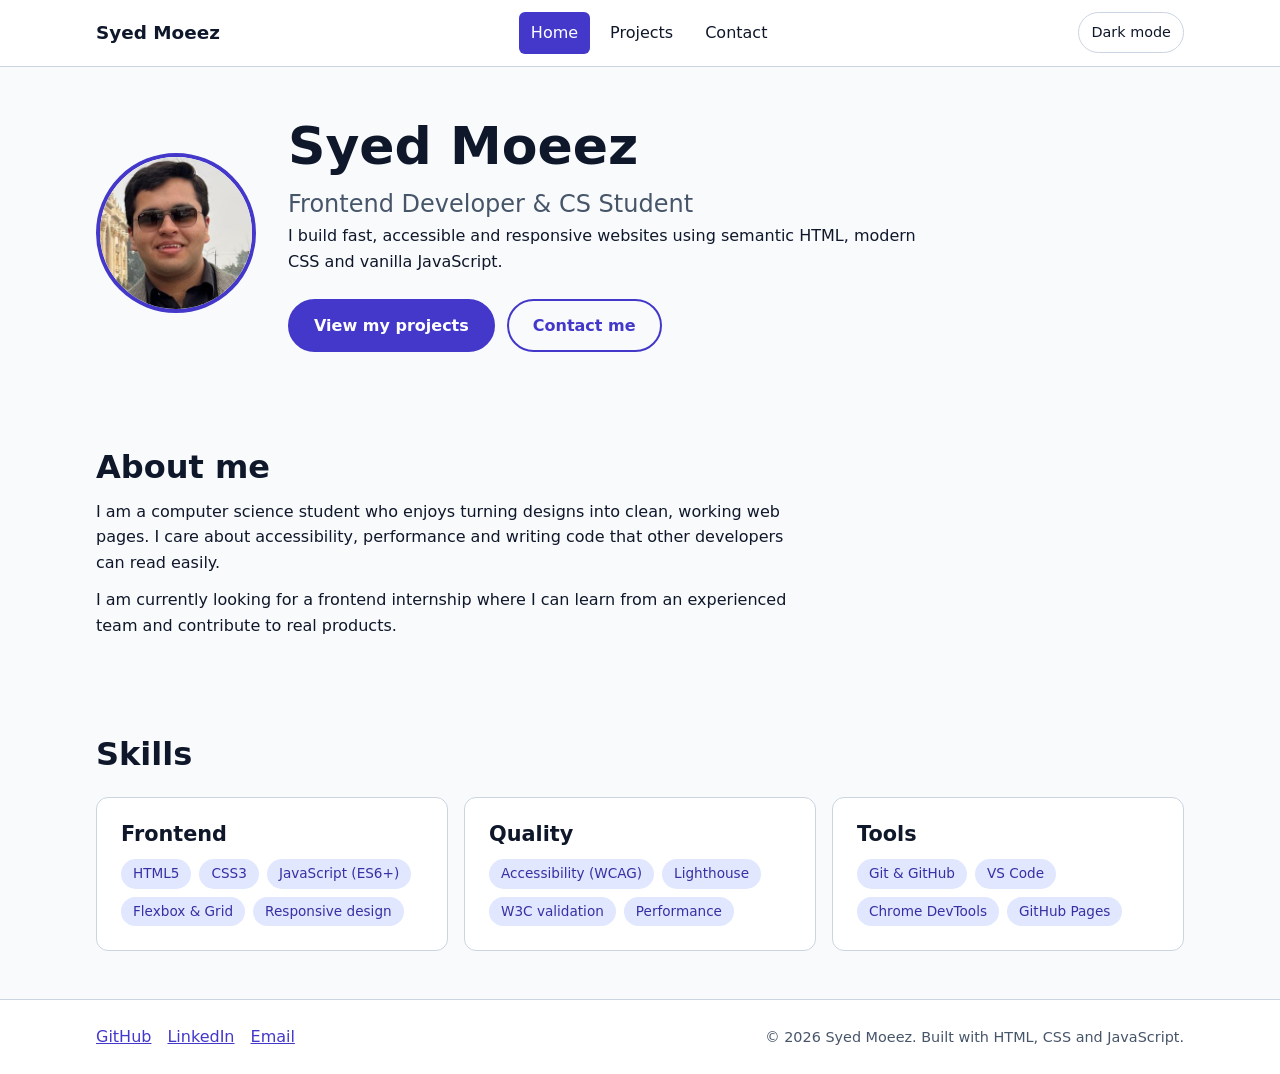
<file: index.html>
<!DOCTYPE html>
<html lang="en">
<head>
  <meta charset="UTF-8">
  <meta name="viewport" content="width=device-width, initial-scale=1">
  <title>Syed Moeez | Frontend Developer Portfolio</title>
  <meta name="description" content="Portfolio of Syed Moeez, a frontend developer who builds fast, accessible and responsive websites with HTML, CSS and JavaScript.">
  <link rel="stylesheet" href="css/style.css">
  <script src="js/theme.js"></script>
</head>
<body>
  <a class="skip-link" href="#main">Skip to main content</a>

  <header class="site-header">
    <nav class="container nav-bar" aria-label="Main">
      <a class="brand" href="index.html">Syed Moeez</a>
      <ul class="nav-links">
        <li><a href="index.html" aria-current="page">Home</a></li>
        <li><a href="projects.html">Projects</a></li>
        <li><a href="contact.html">Contact</a></li>
      </ul>
      <button class="theme-toggle" type="button" aria-pressed="false">Dark mode</button>
    </nav>
  </header>

  <main id="main">
    <section class="hero" aria-labelledby="hero-title">
      <div class="container hero-inner">
        <img class="hero-avatar" src="images/profile.jpg" width="160" height="160"
             alt="Photo of Syed Moeez smiling, wearing sunglasses and a blazer">
        <div class="hero-text">
          <h1 id="hero-title">Syed Moeez</h1>
          <p class="hero-role">Frontend Developer &amp; CS Student</p>
          <p>I build fast, accessible and responsive websites using semantic HTML, modern CSS and vanilla JavaScript.</p>
          <div class="hero-actions">
            <a class="btn" href="projects.html">View my projects</a>
            <a class="btn btn-outline" href="contact.html">Contact me</a>
          </div>
        </div>
      </div>
    </section>

    <section class="section about" aria-labelledby="about-title">
      <div class="container">
        <h2 id="about-title">About me</h2>
        <p>I am a computer science student who enjoys turning designs into clean, working web pages. I care about accessibility, performance and writing code that other developers can read easily.</p>
        <p>I am currently looking for a frontend internship where I can learn from an experienced team and contribute to real products.</p>
      </div>
    </section>

    <section class="section skills" aria-labelledby="skills-title">
      <div class="container">
        <h2 id="skills-title">Skills</h2>
        <div class="skills-grid">
          <article class="skill-group">
            <h3>Frontend</h3>
            <ul class="tag-list">
              <li class="tag">HTML5</li>
              <li class="tag">CSS3</li>
              <li class="tag">JavaScript (ES6+)</li>
              <li class="tag">Flexbox &amp; Grid</li>
              <li class="tag">Responsive design</li>
            </ul>
          </article>
          <article class="skill-group">
            <h3>Quality</h3>
            <ul class="tag-list">
              <li class="tag">Accessibility (WCAG)</li>
              <li class="tag">Lighthouse</li>
              <li class="tag">W3C validation</li>
              <li class="tag">Performance</li>
            </ul>
          </article>
          <article class="skill-group">
            <h3>Tools</h3>
            <ul class="tag-list">
              <li class="tag">Git &amp; GitHub</li>
              <li class="tag">VS Code</li>
              <li class="tag">Chrome DevTools</li>
              <li class="tag">GitHub Pages</li>
            </ul>
          </article>
        </div>
      </div>
    </section>
  </main>

  <footer class="site-footer">
    <div class="container footer-inner">
      <ul class="footer-links">
        <li><a href="https://github.com/SMG253">GitHub</a></li>
        <li><a href="https://www.linkedin.com/in/moeez-shah-099947407/">LinkedIn</a></li>
        <li><a href="mailto:smoeez23@gmail.com">Email</a></li>
      </ul>
      <p>&copy; 2026 Syed Moeez. Built with HTML, CSS and JavaScript.</p>
    </div>
  </footer>
</body>
</html>
</file>
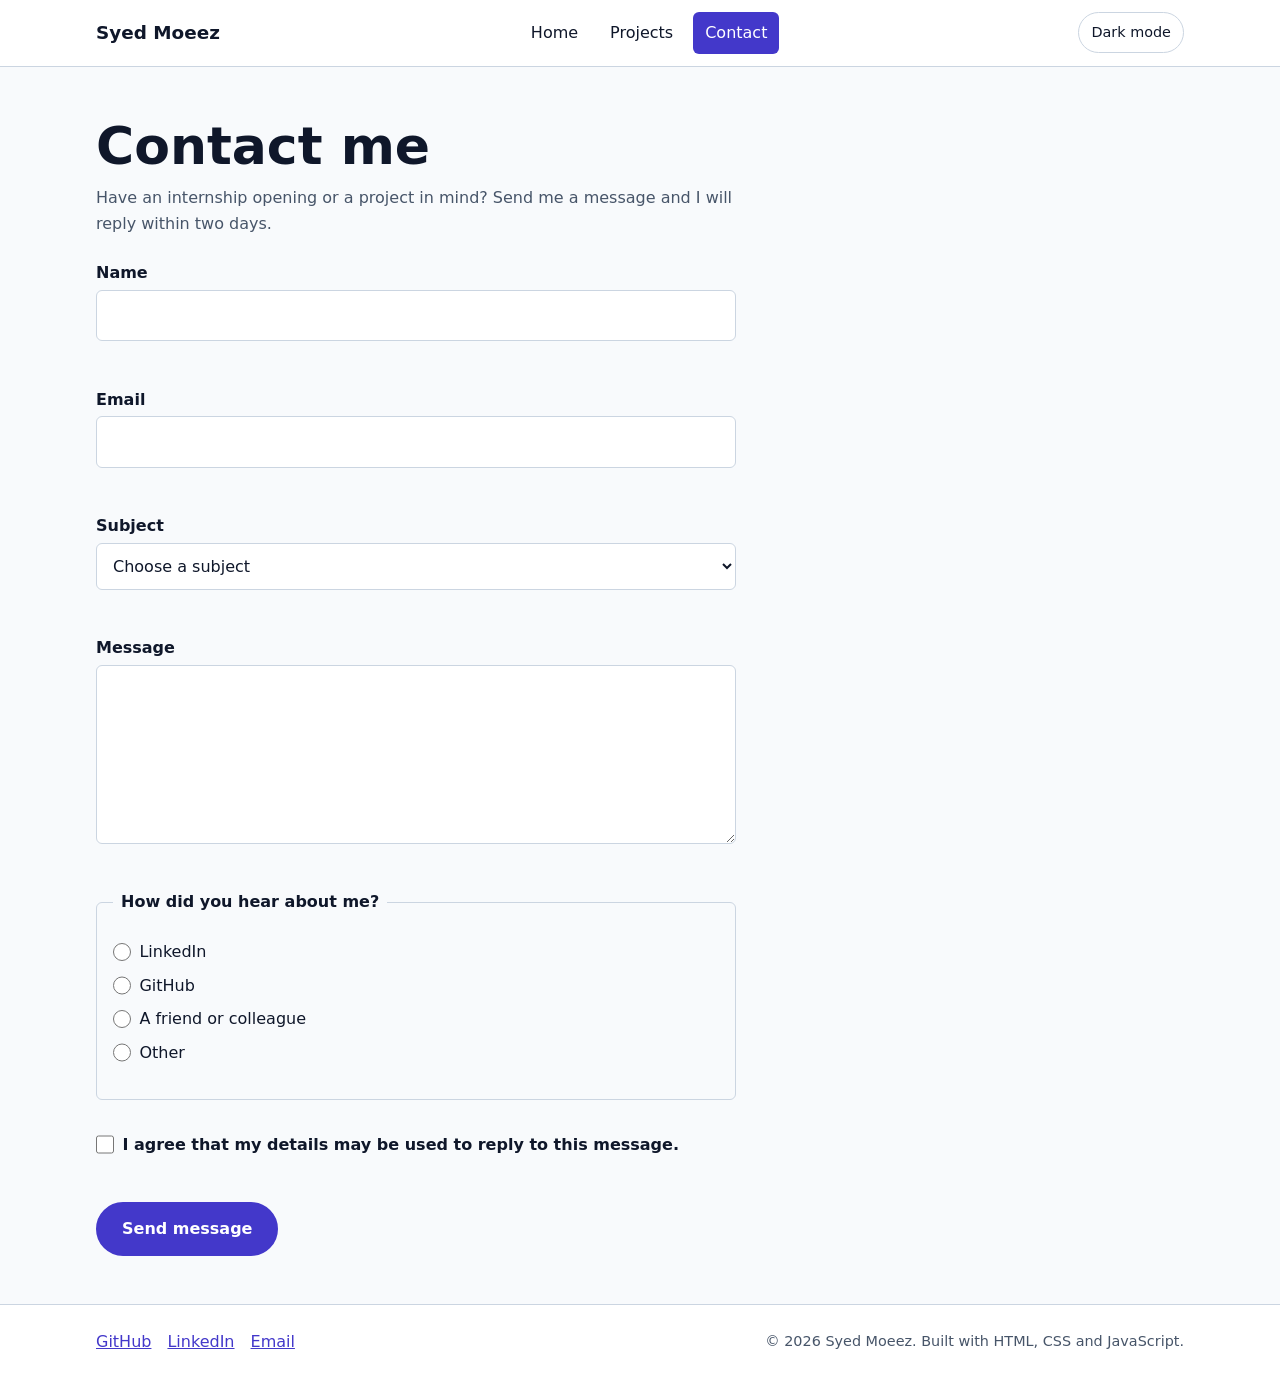
<file: contact.html>
<!DOCTYPE html>
<html lang="en">
<head>
  <meta charset="UTF-8">
  <meta name="viewport" content="width=device-width, initial-scale=1">
  <title>Contact | Syed Moeez</title>
  <meta name="description" content="Get in touch with Syed Moeez about frontend internships, freelance work or collaboration.">
  <link rel="stylesheet" href="css/style.css">
  <script src="js/theme.js"></script>
  <script src="js/contact.js" defer></script>
</head>
<body>
  <a class="skip-link" href="#main">Skip to main content</a>

  <header class="site-header">
    <nav class="container nav-bar" aria-label="Main">
      <a class="brand" href="index.html">Syed Moeez</a>
      <ul class="nav-links">
        <li><a href="index.html">Home</a></li>
        <li><a href="projects.html">Projects</a></li>
        <li><a href="contact.html" aria-current="page">Contact</a></li>
      </ul>
      <button class="theme-toggle" type="button" aria-pressed="false">Dark mode</button>
    </nav>
  </header>

  <main id="main">
    <section class="section" aria-labelledby="contact-title">
      <div class="container">
        <h1 id="contact-title">Contact me</h1>
        <p class="page-intro">Have an internship opening or a project in mind? Send me a message and I will reply within two days.</p>

        <form class="contact-form" id="contact-form" action="#" method="post">
          <div class="field">
            <label for="name">Name</label>
            <input type="text" id="name" name="name" required minlength="3" autocomplete="name"
                   aria-describedby="name-error">
            <p class="error-message" id="name-error"></p>
          </div>

          <div class="field">
            <label for="email">Email</label>
            <input type="email" id="email" name="email" required autocomplete="email"
                   aria-describedby="email-error">
            <p class="error-message" id="email-error"></p>
          </div>

          <div class="field">
            <label for="subject">Subject</label>
            <select id="subject" name="subject" required aria-describedby="subject-error">
              <option value="">Choose a subject</option>
              <option value="internship">Internship opportunity</option>
              <option value="freelance">Freelance project</option>
              <option value="collaboration">Collaboration</option>
              <option value="other">Other</option>
            </select>
            <p class="error-message" id="subject-error"></p>
          </div>

          <div class="field">
            <label for="message">Message</label>
            <textarea id="message" name="message" rows="6" required minlength="20"
                      aria-describedby="message-error"></textarea>
            <p class="error-message" id="message-error"></p>
          </div>

          <fieldset aria-describedby="source-error">
            <legend>How did you hear about me?</legend>
            <div class="choice">
              <input type="radio" id="source-linkedin" name="source" value="linkedin" required>
              <label for="source-linkedin">LinkedIn</label>
            </div>
            <div class="choice">
              <input type="radio" id="source-github" name="source" value="github">
              <label for="source-github">GitHub</label>
            </div>
            <div class="choice">
              <input type="radio" id="source-friend" name="source" value="friend">
              <label for="source-friend">A friend or colleague</label>
            </div>
            <div class="choice">
              <input type="radio" id="source-other" name="source" value="other">
              <label for="source-other">Other</label>
            </div>
            <p class="error-message" id="source-error"></p>
          </fieldset>

          <div class="field">
            <div class="choice">
              <input type="checkbox" id="consent" name="consent" required aria-describedby="consent-error">
              <label for="consent">I agree that my details may be used to reply to this message.</label>
            </div>
            <p class="error-message" id="consent-error"></p>
          </div>

          <div>
            <button class="btn" type="submit">Send message</button>
          </div>

          <p class="success-message" id="success-message" role="status"></p>
        </form>
      </div>
    </section>
  </main>

  <footer class="site-footer">
    <div class="container footer-inner">
      <ul class="footer-links">
        <li><a href="https://github.com/SMG253">GitHub</a></li>
        <li><a href="https://www.linkedin.com/in/moeez-shah-099947407/">LinkedIn</a></li>
        <li><a href="mailto:smoeez23@gmail.com">Email</a></li>
      </ul>
      <p>&copy; 2026 Syed Moeez. Built with HTML, CSS and JavaScript.</p>
    </div>
  </footer>
</body>
</html>
</file>
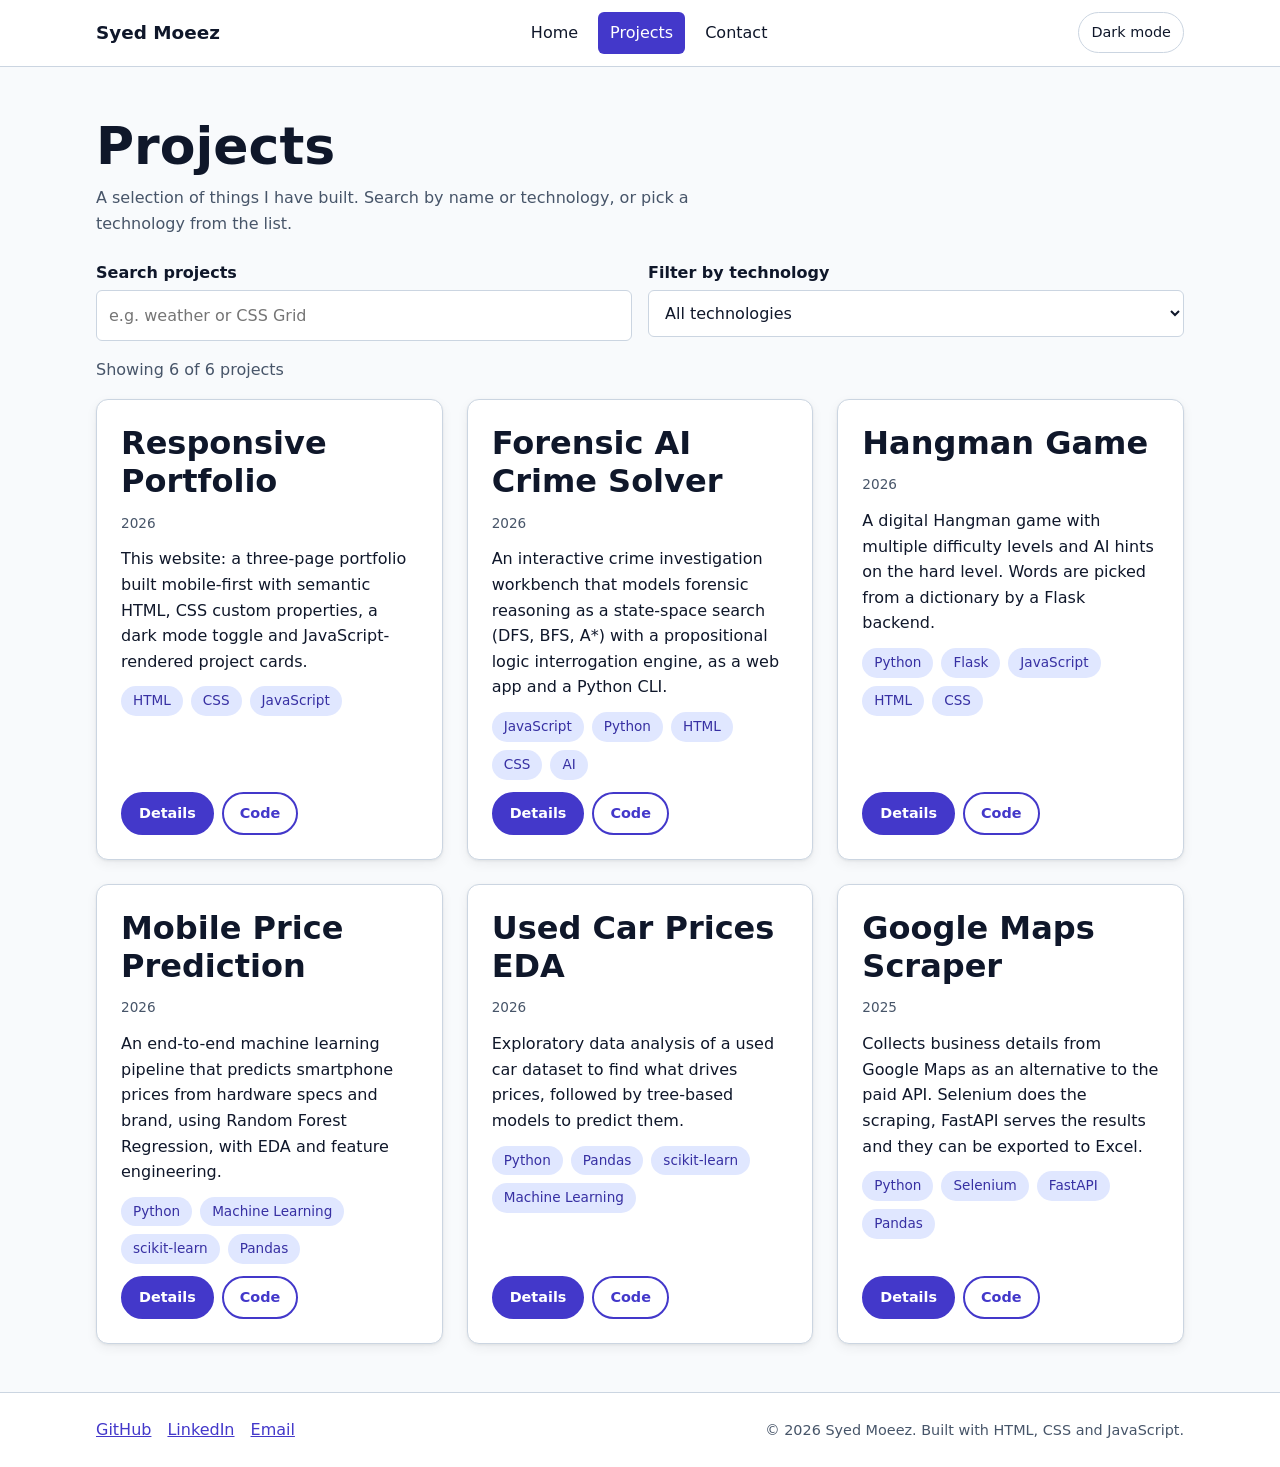
<file: projects.html>
<!DOCTYPE html>
<html lang="en">
<head>
  <meta charset="UTF-8">
  <meta name="viewport" content="width=device-width, initial-scale=1">
  <title>Projects | Syed Moeez</title>
  <meta name="description" content="Browse web development projects by Syed Moeez. Search by title or technology and filter by tech stack.">
  <link rel="stylesheet" href="css/style.css">
  <script src="js/theme.js"></script>
  <script src="js/projects.js" defer></script>
</head>
<body>
  <a class="skip-link" href="#main">Skip to main content</a>

  <header class="site-header">
    <nav class="container nav-bar" aria-label="Main">
      <a class="brand" href="index.html">Syed Moeez</a>
      <ul class="nav-links">
        <li><a href="index.html">Home</a></li>
        <li><a href="projects.html" aria-current="page">Projects</a></li>
        <li><a href="contact.html">Contact</a></li>
      </ul>
      <button class="theme-toggle" type="button" aria-pressed="false">Dark mode</button>
    </nav>
  </header>

  <main id="main">
    <section class="section" aria-labelledby="projects-title">
      <div class="container">
        <h1 id="projects-title">Projects</h1>
        <p class="page-intro">A selection of things I have built. Search by name or technology, or pick a technology from the list.</p>

        <form class="filters" role="search" id="filter-form">
          <div class="field">
            <label for="search">Search projects</label>
            <input type="search" id="search" name="search" placeholder="e.g. weather or CSS Grid" autocomplete="off">
          </div>
          <div class="field">
            <label for="tech-filter">Filter by technology</label>
            <select id="tech-filter" name="tech">
              <option value="all">All technologies</option>
              <!-- more options are added by projects.js -->
            </select>
          </div>
        </form>

        <p class="result-count" id="result-count" aria-live="polite"></p>

        <ul class="project-grid" id="project-grid"></ul>

        <p class="empty-state" id="empty-state" hidden>No projects found. Try another search or technology.</p>
      </div>
    </section>

    <!-- Project detail modal (filled by projects.js) -->
    <dialog class="project-dialog" id="project-dialog" aria-labelledby="dialog-title">
      <h2 id="dialog-title">Project</h2>
      <p class="project-year" id="dialog-year"></p>
      <p id="dialog-description"></p>
      <ul class="tag-list" id="dialog-tech"></ul>
      <div class="dialog-actions">
        <a class="btn" id="dialog-link" href="#" target="_blank" rel="noopener">View on GitHub</a>
        <button class="btn btn-outline" type="button" id="dialog-close">Close</button>
      </div>
    </dialog>
  </main>

  <footer class="site-footer">
    <div class="container footer-inner">
      <ul class="footer-links">
        <li><a href="https://github.com/SMG253">GitHub</a></li>
        <li><a href="https://www.linkedin.com/in/moeez-shah-099947407/">LinkedIn</a></li>
        <li><a href="mailto:smoeez23@gmail.com">Email</a></li>
      </ul>
      <p>&copy; 2026 Syed Moeez. Built with HTML, CSS and JavaScript.</p>
    </div>
  </footer>
</body>
</html>
</file>
<file: css/style.css>
/* =========================================================
   Portfolio stylesheet (shared by all pages)
   Mobile-first: base styles target phones, media queries
   add layout for wider screens (640px, 1024px).
   ========================================================= */

/* 1. Reset ------------------------------------------------ */
*,
*::before,
*::after {
  box-sizing: border-box;
}

* {
  margin: 0;
}

img,
svg {
  display: block;
  max-width: 100%;
  height: auto;
}

input,
button,
textarea,
select {
  font: inherit;
  color: inherit;
}

/* 2. Design tokens (custom properties) -------------------- */
:root {
  /* colours - light theme */
  --color-bg: #f8fafc;
  --color-surface: #ffffff;
  --color-text: #0f172a;
  --color-muted: #475569;
  --color-border: #cbd5e1;
  --color-primary: #4338ca;
  --color-primary-hover: #3730a3;
  --color-on-primary: #ffffff;
  --color-tag-bg: #e0e7ff;
  --color-tag-text: #3730a3;
  --color-error: #b91c1c;
  --color-success-bg: #dcfce7;
  --color-success-text: #166534;
  --color-focus: #f59e0b;
  --shadow: 0 1px 3px rgb(15 23 42 / 0.08), 0 4px 12px rgb(15 23 42 / 0.06);

  /* radius */
  --radius-sm: 0.375rem;
  --radius-md: 0.75rem;
  --radius-pill: 999px;

  /* spacing scale */
  --space-1: 0.25rem;
  --space-2: 0.5rem;
  --space-3: 0.75rem;
  --space-4: 1rem;
  --space-5: 1.5rem;
  --space-6: 2rem;
  --space-7: 3rem;

  --max-width: 72rem;
  --font-body: system-ui, -apple-system, "Segoe UI", Roboto, "Helvetica Neue", Arial, sans-serif;

  color-scheme: light;
}

/* Dark theme from the operating system, unless the user chose light */
@media (prefers-color-scheme: dark) {
  :root:not([data-theme="light"]) {
    --color-bg: #0f172a;
    --color-surface: #1e293b;
    --color-text: #f1f5f9;
    --color-muted: #cbd5e1;
    --color-border: #334155;
    --color-primary: #a5b4fc;
    --color-primary-hover: #c7d2fe;
    --color-on-primary: #1e1b4b;
    --color-tag-bg: #312e81;
    --color-tag-text: #e0e7ff;
    --color-error: #fca5a5;
    --color-success-bg: #14532d;
    --color-success-text: #dcfce7;
    --shadow: 0 1px 3px rgb(0 0 0 / 0.4);
    color-scheme: dark;
  }
}

/* Dark theme chosen manually with the toggle button */
:root[data-theme="dark"] {
  --color-bg: #0f172a;
  --color-surface: #1e293b;
  --color-text: #f1f5f9;
  --color-muted: #cbd5e1;
  --color-border: #334155;
  --color-primary: #a5b4fc;
  --color-primary-hover: #c7d2fe;
  --color-on-primary: #1e1b4b;
  --color-tag-bg: #312e81;
  --color-tag-text: #e0e7ff;
  --color-error: #fca5a5;
  --color-success-bg: #14532d;
  --color-success-text: #dcfce7;
  --shadow: 0 1px 3px rgb(0 0 0 / 0.4);
  color-scheme: dark;
}

/* 3. Base elements ---------------------------------------- */
body {
  font-family: var(--font-body);
  line-height: 1.6;
  background-color: var(--color-bg);
  color: var(--color-text);
  min-height: 100vh;
  display: flex;
  flex-direction: column;
}

main {
  flex: 1;
}

h1,
h2,
h3 {
  line-height: 1.2;
}

/* Fluid heading sizes: clamp(min, preferred, max) */
h1 {
  font-size: clamp(2rem, 1.4rem + 3vw, 3.25rem);
}

h2 {
  font-size: clamp(1.4rem, 1.1rem + 1.5vw, 2rem);
}

h3 {
  font-size: clamp(1.1rem, 1rem + 0.5vw, 1.3rem);
}

a {
  color: var(--color-primary);
}

a:hover {
  color: var(--color-primary-hover);
}

/* Visible keyboard focus on links, buttons and inputs */
a:focus-visible,
button:focus-visible,
input:focus-visible,
select:focus-visible,
textarea:focus-visible {
  outline: 3px solid var(--color-focus);
  outline-offset: 2px;
}

.container {
  width: 100%;
  max-width: var(--max-width);
  margin-inline: auto;
  padding-inline: var(--space-4);
}

.section {
  padding-block: var(--space-7);
}

.visually-hidden {
  position: absolute;
  width: 1px;
  height: 1px;
  padding: 0;
  margin: -1px;
  overflow: hidden;
  clip: rect(0, 0, 0, 0);
  white-space: nowrap;
  border: 0;
}

/* Skip link: hidden until focused with the keyboard */
.skip-link {
  position: absolute;
  left: var(--space-4);
  top: -3rem;
  padding: var(--space-2) var(--space-4);
  background: var(--color-primary);
  color: var(--color-on-primary);
  border-radius: var(--radius-sm);
  z-index: 10;
}

.skip-link:focus {
  top: var(--space-2);
}

/* 4. Buttons ---------------------------------------------- */
.btn {
  display: inline-block;
  padding: var(--space-3) var(--space-5);
  border: 2px solid var(--color-primary);
  border-radius: var(--radius-pill);
  background: var(--color-primary);
  color: var(--color-on-primary);
  font-weight: 600;
  text-decoration: none;
  cursor: pointer;
}

.btn:hover {
  background: var(--color-primary-hover);
  border-color: var(--color-primary-hover);
  color: var(--color-on-primary);
}

.btn-outline {
  background: transparent;
  color: var(--color-primary);
}

.btn-outline:hover {
  color: var(--color-on-primary);
}

/* 5. Header + navigation (Flexbox) ------------------------ */
.site-header {
  background: var(--color-surface);
  border-bottom: 1px solid var(--color-border);
}

.nav-bar {
  display: flex;
  flex-wrap: wrap;
  align-items: center;
  justify-content: space-between;
  gap: var(--space-3);
  padding-block: var(--space-3);
}

.brand {
  font-weight: 700;
  font-size: 1.15rem;
  color: var(--color-text);
  text-decoration: none;
}

.nav-links {
  display: flex;
  gap: var(--space-2);
  list-style: none;
  padding: 0;
  order: 3; /* on phones the links drop to their own row */
  width: 100%;
}

.nav-links a {
  display: block;
  padding: var(--space-2) var(--space-3);
  border-radius: var(--radius-sm);
  color: var(--color-text);
  text-decoration: none;
  font-weight: 500;
}

.nav-links a:hover {
  background: var(--color-tag-bg);
  color: var(--color-tag-text);
}

.nav-links a[aria-current="page"] {
  background: var(--color-primary);
  color: var(--color-on-primary);
}

.theme-toggle {
  padding: var(--space-2) var(--space-3);
  border: 1px solid var(--color-border);
  border-radius: var(--radius-pill);
  background: transparent;
  cursor: pointer;
  font-size: 0.9rem;
}

.theme-toggle:hover {
  border-color: var(--color-primary);
}

/* 6. Home page -------------------------------------------- */
.hero {
  padding-block: var(--space-7);
}

.hero-inner {
  display: flex;
  flex-direction: column;
  align-items: flex-start;
  gap: var(--space-5);
}

.hero-avatar {
  border-radius: 50%;
  border: 4px solid var(--color-primary);
}

.hero-role {
  font-size: clamp(1.1rem, 1rem + 0.8vw, 1.5rem);
  color: var(--color-muted);
  margin-top: var(--space-2);
}

.hero-text p {
  max-width: 40rem;
}

.hero-actions {
  display: flex;
  flex-wrap: wrap;
  gap: var(--space-3);
  margin-top: var(--space-5);
}

.about p + p {
  margin-top: var(--space-3);
}

.about p {
  max-width: 45rem;
  margin-top: var(--space-3);
}

.skills-grid {
  display: grid;
  grid-template-columns: 1fr;
  gap: var(--space-4);
  margin-top: var(--space-5);
}

.skill-group {
  background: var(--color-surface);
  border: 1px solid var(--color-border);
  border-radius: var(--radius-md);
  padding: var(--space-5);
}

.tag-list {
  display: flex;
  flex-wrap: wrap;
  gap: var(--space-2);
  list-style: none;
  padding: 0;
  margin-top: var(--space-3);
}

.tag {
  background: var(--color-tag-bg);
  color: var(--color-tag-text);
  padding: var(--space-1) var(--space-3);
  border-radius: var(--radius-pill);
  font-size: 0.85rem;
  font-weight: 500;
}

/* 7. Projects page ---------------------------------------- */
.page-intro {
  color: var(--color-muted);
  margin-top: var(--space-2);
  max-width: 40rem;
}

.filters {
  display: flex;
  flex-direction: column;
  gap: var(--space-4);
  margin-top: var(--space-5);
}

.field {
  display: flex;
  flex-direction: column;
  gap: var(--space-1);
  flex: 1;
}

.field label,
.field-label {
  font-weight: 600;
}

input[type="text"],
input[type="email"],
input[type="search"],
select,
textarea {
  width: 100%;
  padding: var(--space-3);
  border: 1px solid var(--color-border);
  border-radius: var(--radius-sm);
  background: var(--color-surface);
}

textarea {
  resize: vertical;
  min-height: 8rem;
}

.result-count {
  margin-top: var(--space-4);
  color: var(--color-muted);
}

/* CSS Grid: 1 column on phones, 2 from 640px, 3 from 1024px */
.project-grid {
  display: grid;
  grid-template-columns: 1fr;
  gap: var(--space-5);
  list-style: none;
  padding: 0;
  margin-top: var(--space-4);
}

.project-card {
  display: flex;
  flex-direction: column;
  gap: var(--space-3);
  height: 100%;
  padding: var(--space-5);
  background: var(--color-surface);
  border: 1px solid var(--color-border);
  border-radius: var(--radius-md);
  box-shadow: var(--shadow);
}

.project-year {
  font-size: 0.85rem;
  color: var(--color-muted);
}

.project-card .tag-list {
  margin-top: 0;
}

.card-actions {
  display: flex;
  flex-wrap: wrap;
  gap: var(--space-2);
  margin-top: auto; /* pushes buttons to the bottom of the card */
}

.card-actions .btn {
  padding: var(--space-2) var(--space-4);
  font-size: 0.9rem;
}

.empty-state {
  margin-top: var(--space-5);
  padding: var(--space-5);
  text-align: center;
  border: 2px dashed var(--color-border);
  border-radius: var(--radius-md);
  color: var(--color-muted);
}

/* Project detail modal (<dialog>) */
.project-dialog {
  width: min(32rem, calc(100% - 2rem));
  padding: var(--space-6);
  border: 1px solid var(--color-border);
  border-radius: var(--radius-md);
  background: var(--color-surface);
  color: var(--color-text);
}

.project-dialog::backdrop {
  background: rgb(15 23 42 / 0.6);
}

.project-dialog p {
  margin-top: var(--space-3);
}

.dialog-actions {
  display: flex;
  flex-wrap: wrap;
  gap: var(--space-3);
  margin-top: var(--space-5);
}

/* 8. Contact page ----------------------------------------- */
.contact-form {
  display: flex;
  flex-direction: column;
  gap: var(--space-5);
  max-width: 40rem;
  margin-top: var(--space-5);
}

fieldset {
  border: 1px solid var(--color-border);
  border-radius: var(--radius-sm);
  padding: var(--space-4);
}

legend {
  font-weight: 600;
  padding-inline: var(--space-2);
}

.choice {
  display: flex;
  align-items: center;
  gap: var(--space-2);
  margin-top: var(--space-2);
}

.choice input {
  width: 1.15rem;
  height: 1.15rem;
  accent-color: var(--color-primary);
  flex-shrink: 0;
}

.error-message {
  color: var(--color-error);
  font-size: 0.9rem;
  min-height: 1.2em;
}

[aria-invalid="true"] {
  border-color: var(--color-error);
  border-width: 2px;
}

.success-message {
  padding: var(--space-4);
  border-radius: var(--radius-sm);
  background: var(--color-success-bg);
  color: var(--color-success-text);
  font-weight: 600;
}

.success-message:empty {
  display: none;
}

/* 9. Footer ----------------------------------------------- */
.site-footer {
  background: var(--color-surface);
  border-top: 1px solid var(--color-border);
  padding-block: var(--space-5);
}

.footer-inner {
  display: flex;
  flex-direction: column;
  gap: var(--space-3);
}

.footer-links {
  display: flex;
  flex-wrap: wrap;
  gap: var(--space-4);
  list-style: none;
  padding: 0;
}

.footer-inner p {
  color: var(--color-muted);
  font-size: 0.9rem;
}

/* 10. Animation (bonus) - only when the user allows motion */
@media (prefers-reduced-motion: no-preference) {
  html {
    scroll-behavior: smooth;
  }

  .project-card {
    animation: fade-up 0.4s ease both;
    transition: transform 0.2s ease, box-shadow 0.2s ease;
  }

  .project-card:hover {
    transform: translateY(-4px);
  }

  .project-dialog[open] {
    animation: fade-up 0.25s ease both;
  }

  .btn,
  .nav-links a {
    transition: background-color 0.2s ease, color 0.2s ease;
  }
}

@keyframes fade-up {
  from {
    opacity: 0;
    transform: translateY(12px);
  }
  to {
    opacity: 1;
    transform: translateY(0);
  }
}

/* 11. Media queries (mobile-first, min-width) ------------- */
@media (min-width: 640px) {
  .container {
    padding-inline: var(--space-6);
  }

  .nav-links {
    order: 0; /* links sit between brand and toggle */
    width: auto;
  }

  .hero-inner {
    flex-direction: row;
    align-items: center;
    gap: var(--space-6);
  }

  .skills-grid {
    grid-template-columns: repeat(2, 1fr);
  }

  .filters {
    flex-direction: row;
  }

  .project-grid {
    grid-template-columns: repeat(2, 1fr);
  }

  .footer-inner {
    flex-direction: row;
    justify-content: space-between;
    align-items: center;
  }
}

@media (min-width: 1024px) {
  .skills-grid {
    grid-template-columns: repeat(3, 1fr);
  }

  .project-grid {
    grid-template-columns: repeat(3, 1fr);
  }
}
</file>
